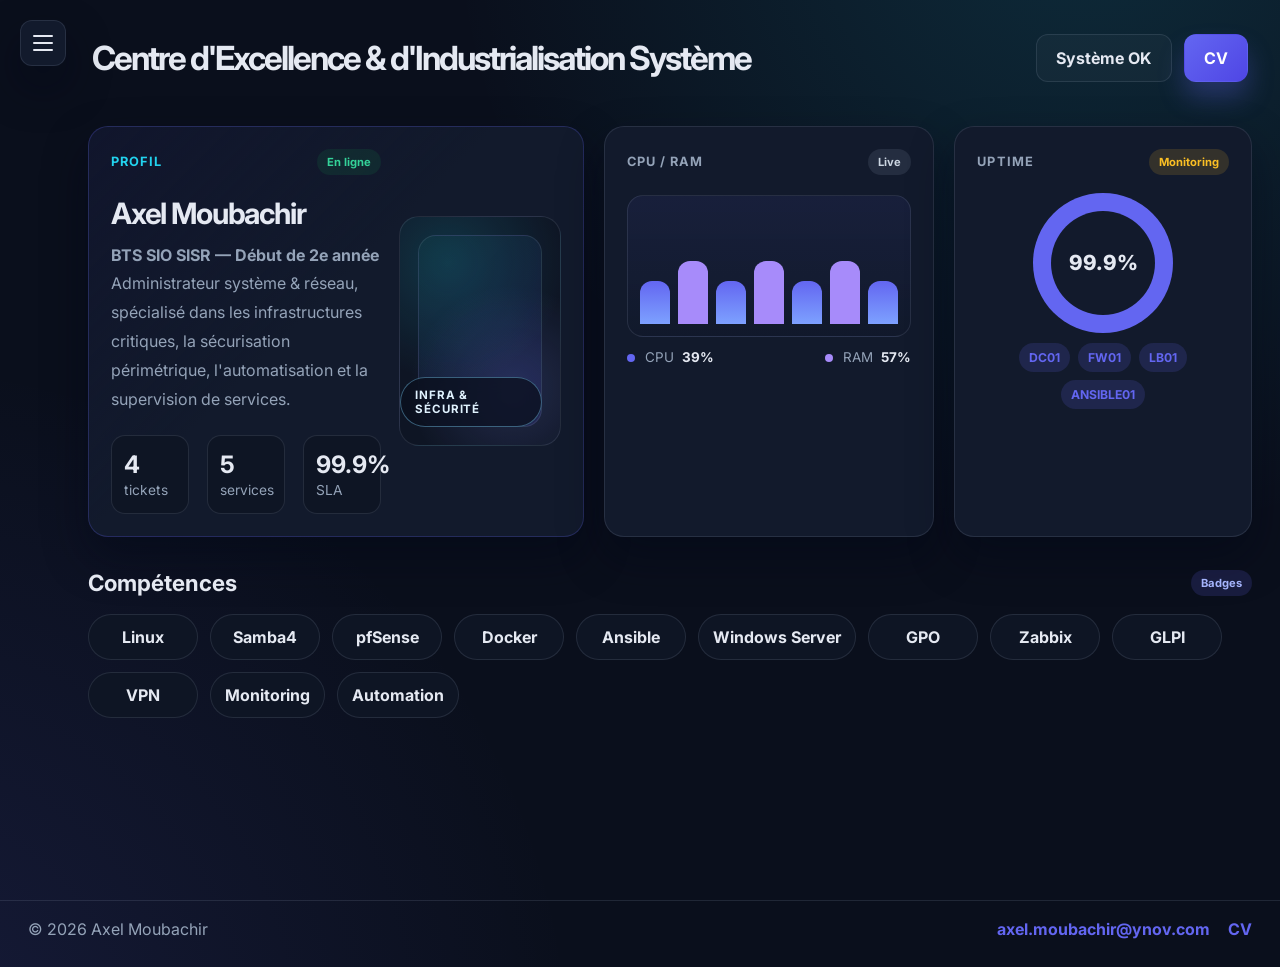
<file: index.html>
<!DOCTYPE html>
<html lang="fr">
  <head>
    <meta charset="UTF-8" />
    <meta name="viewport" content="width=device-width, initial-scale=1.0" />
    <title>My Portfolio | Axel Moubacir</title>
    <link rel="preconnect" href="https://fonts.googleapis.com" />
    <link rel="preconnect" href="https://fonts.gstatic.com" crossorigin />
    <link href="https://fonts.googleapis.com/css2?family=Inter:wght@400;500;600;700;800&display=swap" rel="stylesheet" />
    <link rel="stylesheet" href="style.css" />
  </head>
  <body>
    <button id="menuToggle" class="menu-toggle" aria-label="Ouvrir le menu">
      <span></span>
      <span></span>
      <span></span>
    </button>
    <div class="sidebar-overlay" id="sidebarOverlay"></div>
    <div class="app-shell">
      <aside class="sidebar" id="sidebar">
        <div class="brand-block">
          <div class="brand-avatar-wrap">
            <img class="brand-avatar" src="assets/axel-photo.jpeg" alt="Axel Moubacir" />
          </div>
          <div>
            <div class="brand-name">Axel Moubacir</div>
            <small>My Portfolio</small>
          </div>
        </div>

        <nav class="sidebar-nav">
          <a class="nav-item active" href="#" data-tab="overview">📊 Overview</a>
          <a class="nav-item" href="#" data-tab="tickets">🎫 Tickets</a>
          <a class="nav-item" href="#" data-tab="terminal">🖥 Terminal</a>
          <a class="nav-item" href="#" data-tab="telemetry">🕵 Télémétrie</a>
          <a class="nav-item" href="#" data-tab="game">🎮 Challenge</a>
          <a class="nav-item" href="#" data-tab="cv">📄 CV</a>
        </nav>

        <div class="sidebar-card">
          <div class="status-header">
            <span class="status-dot"></span>
            En ligne
          </div>
          <div class="status-row">
            <span>SLA</span>
            <strong>99.9%</strong>
          </div>
          <div class="status-row">
            <span>Alertes</span>
            <strong>2</strong>
          </div>
        </div>
      </aside>

      <main class="content">
        <!-- ONGLET 1: OVERVIEW -->
        <div id="overview" class="tab-content active">
          <header class="topbar">
            <div>
              <h1>Centre d'Excellence & d'Industrialisation Système</h1>
            </div>
            <div class="topbar-actions">
              <button class="ghost-btn" id="systemCheckBtn">Système OK</button>
              <a class="primary-btn" href="#" data-tab="cv">CV</a>
            </div>
          </header>

          <section class="overview-grid overview-grid-spaced">
            <div class="panel hero-panel profile-panel">
              <div class="hero-copy">
                <div class="panel-header">
                  <span class="label">Profil</span>
                  <span class="pill success">En ligne</span>
                </div>
                <h2>Axel Moubachir</h2>
                <p>
                  <strong>BTS SIO SISR — Début de 2e année</strong><br>
                  Administrateur système & réseau, spécialisé dans les infrastructures critiques,
                  la sécurisation périmétrique, l'automatisation et la supervision de services.
                </p>
                <div class="hero-metrics">
                  <div>
                    <strong>4</strong>
                    <span>tickets</span>
                  </div>
                  <div>
                    <strong>5</strong>
                    <span>services</span>
                  </div>
                  <div>
                    <strong>99.9%</strong>
                    <span>SLA</span>
                  </div>
                </div>
              </div>

              <div class="profile-visual profile-visual-mini" aria-label="Carte de focus">
                <div class="focus-badge">Infra & Sécurité</div>
                <div class="panel-ambient"></div>
              </div>
            </div>

            <div class="panel small-panel">
              <div class="panel-header">
                <span class="label">CPU / RAM</span>
                <span class="pill neutral" id="cpuRamPill">Live</span>
              </div>
              <div class="chart-box">
                <div class="bars" id="cpuRamBars">
                  <span style="height: 46%"></span>
                  <span style="height: 61%"></span>
                  <span style="height: 75%"></span>
                  <span style="height: 53%"></span>
                  <span style="height: 82%"></span>
                  <span style="height: 69%"></span>
                  <span style="height: 88%"></span>
                </div>
              </div>
              <div class="chart-legend">
                <span><i class="dot blue"></i> CPU <strong id="cpuValue">46%</strong></span>
                <span><i class="dot violet"></i> RAM <strong id="ramValue">61%</strong></span>
              </div>
            </div>

            <div class="panel uptime-panel">
              <div class="panel-header">
                <span class="label">Uptime</span>
                <span class="pill warning">Monitoring</span>
              </div>
              <div class="uptime-ring">
                <div class="ring-inner">99.9%</div>
              </div>
              <div class="service-list">
                <span>DC01</span>
                <span>FW01</span>
                <span>LB01</span>
                <span>ANSIBLE01</span>
              </div>
            </div>
          </section>

          <section class="dashboard-section">
            <div class="section-head">
              <h3>Compétences</h3>
              <span class="pill info">Badges</span>
            </div>
            <div class="badge-grid">
              <span class="badge">Linux</span>
              <span class="badge">Samba4</span>
              <span class="badge">pfSense</span>
              <span class="badge">Docker</span>
              <span class="badge">Ansible</span>
              <span class="badge">Windows Server</span>
              <span class="badge">GPO</span>
              <span class="badge">Zabbix</span>
              <span class="badge">GLPI</span>
              <span class="badge">VPN</span>
              <span class="badge">Monitoring</span>
              <span class="badge">Automation</span>
            </div>
          </section>
        </div>

        <!-- ONGLET 2: TICKETS -->
        <div id="tickets" class="tab-content">
          <header class="topbar">
            <div>
              <p class="eyebrow">PROJETS BTS SIO SISR</p>
              <h1>Tickets & Missions Résolues</h1>
            </div>
          </header>

          <section class="dashboard-section">
            <div class="section-head">
              <h3>Mes 4 Tickets Résolus (SLA 100%)</h3>
              <span class="pill success">Complété</span>
            </div>
            <div class="card-grid two-col">
              <article class="info-card ticket-card">
                <span class="tag-soft">#101</span>
                <h4>Domaine Samba4 AD & GPO Windows</h4>
                <p>Administration du domaine, sécurisation des postes Windows et centralisation des politiques de sécurité.</p>
                <div style="margin-top: 12px; color: var(--muted); font-size: 0.85rem;">✅ Résolu • SLA: 100%</div>
              </article>
              <article class="info-card ticket-card">
                <span class="tag-soft">#102</span>
                <h4>Sécurisation périmétrique pfSense & VPN</h4>
                <p>Protection réseau, filtrage, accès distant sécurisé, contrôle d'entrée et segmentation du trafic.</p>
                <div style="margin-top: 12px; color: var(--muted); font-size: 0.85rem;">✅ Résolu • SLA: 100%</div>
              </article>
              <article class="info-card ticket-card">
                <span class="tag-soft">#103</span>
                <h4>Industrialisation IaC avec Ansible & Semaphore</h4>
                <p>Standardisation des configurations et automatisation de l'infrastructure via Infrastructure as Code.</p>
                <div style="margin-top: 12px; color: var(--muted); font-size: 0.85rem;">✅ Résolu • SLA: 100%</div>
              </article>
              <article class="info-card ticket-card">
                <span class="tag-soft">#104</span>
                <h4>Supervision Zabbix & Gestion de parc GLPI</h4>
                <p>Supervision proactive, alerting et gestion du parc matériel et logiciel en environnement critique.</p>
                <div style="margin-top: 12px; color: var(--muted); font-size: 0.85rem;">✅ Résolu • SLA: 100%</div>
              </article>
            </div>
          </section>

          <section class="dashboard-section">
            <div class="section-head">
              <h3>Centre d'Excellence</h3>
              <span class="pill neutral">Stack Infra</span>
            </div>
            <div class="card-grid two-col">
              <article class="info-card">
                <span class="tag-soft">Technologies</span>
                <h4>Stack d'infrastructure</h4>
                <p>Linux, Windows, pfSense, Ansible, Docker, Zabbix, GLPI, supervision réseau et sécurité.</p>
              </article>
              <article class="info-card">
                <span class="tag-soft">Contact</span>
                <h4>Axel Moubachir</h4>
                <p>Réalisé • Août 2026</p>
                <p class="mail">axel.moubachir@ynov.com</p>
              </article>
            </div>
          </section>
        </div>

        <!-- ONGLET 3: TERMINAL CLI -->
        <div id="terminal" class="tab-content">
          <header class="topbar">
            <div>
              <p class="eyebrow">TERMINAL WEB</p>
              <h1>Shell Interactif</h1>
            </div>
          </header>

          <section class="dashboard-section">
            <div class="terminal-container">
              <div class="terminal-header">
                <span class="terminal-title">visitor@my-portfolio:~$</span>
              </div>
              <div class="terminal-output" id="terminalOutput">
                <div style="color: var(--primary); margin-bottom: 12px;">Welcome to My Portfolio Shell v1.0</div>
                <div style="color: var(--muted); margin-bottom: 12px;">Type 'help' to see available commands</div>
              </div>
              <div class="terminal-input-wrapper">
                <span class="terminal-prompt">visitor@my-portfolio:~$ </span>
                <input type="text" id="terminalInput" class="terminal-input" placeholder="Entrez une commande..." />
              </div>
            </div>
          </section>

          <section class="dashboard-section">
            <div class="section-head">
              <h3>Commandes Disponibles</h3>
              <span class="pill info">CLI</span>
            </div>
            <div class="card-grid three-col">
              <div class="info-card">
                <span class="tag-soft">help</span>
                <h4>Liste des commandes</h4>
                <p>Affiche toutes les commandes accessibles.</p>
              </div>
              <div class="info-card">
                <span class="tag-soft">cv</span>
                <h4>Afficher le CV</h4>
                <p>Affiche les coordonnées et la formation.</p>
              </div>
              <div class="info-card">
                <span class="tag-soft">ping</span>
                <h4>Tester la connectivité</h4>
                <p>Simule un ping réseau vers un serveur.</p>
              </div>
              <div class="info-card">
                <span class="tag-soft">ansible-playbook</span>
                <h4>Exécuter un playbook</h4>
                <p>Anime un déploiement automatisé.</p>
              </div>
              <div class="info-card">
                <span class="tag-soft">skills</span>
                <h4>Compétences techniques</h4>
                <p>Liste toutes les compétences SISR.</p>
              </div>
              <div class="info-card">
                <span class="tag-soft">clear</span>
                <h4>Effacer le terminal</h4>
                <p>Nettoie l'affichage du terminal.</p>
              </div>
            </div>
          </section>
        </div>

        <!-- ONGLET 4: TELEMETRY OSINT -->
        <div id="telemetry" class="tab-content">
          <header class="topbar">
            <div>
              <p class="eyebrow">TÉLÉMÉTRIE OSINT</p>
              <h1>Tracker Visiteur RH</h1>
            </div>
          </header>

          <section class="dashboard-section">
            <div class="section-head">
              <h3>Informations Visiteur</h3>
              <span class="pill warning">Real-time</span>
            </div>
            <div class="card-grid two-col">
              <div class="panel">
                <div class="panel-header">
                  <span class="label">Réseau</span>
                </div>
                <div style="margin-top: 16px;">
                  <div style="margin-bottom: 14px;">
                    <span style="color: var(--muted); font-size: 0.9rem;">IP Publique</span>
                    <div style="font-weight: 700; margin-top: 4px;" id="visitorIP">Détection...</div>
                  </div>
                  <div style="margin-bottom: 14px;">
                    <span style="color: var(--muted); font-size: 0.9rem;">Localisation</span>
                    <div style="font-weight: 700; margin-top: 4px;" id="visitorLocation">Détection...</div>
                  </div>
                  <div>
                    <span style="color: var(--muted); font-size: 0.9rem;">FAI / ISP</span>
                    <div style="font-weight: 700; margin-top: 4px;" id="visitorISP">Détection...</div>
                  </div>
                </div>
              </div>

              <div class="panel">
                <div class="panel-header">
                  <span class="label">Sécurité</span>
                </div>
                <div style="margin-top: 16px;">
                  <div style="margin-bottom: 14px;">
                    <span style="color: var(--muted); font-size: 0.9rem;">VPN / Proxy</span>
                    <div style="font-weight: 700; margin-top: 4px; color: var(--success);" id="vpnStatus">Non détecté ✓</div>
                  </div>
                  <div style="margin-bottom: 14px;">
                    <span style="color: var(--muted); font-size: 0.9rem;">Classification</span>
                    <div style="font-weight: 700; margin-top: 4px; color: var(--success);" id="classStatus">Humain ✓</div>
                  </div>
                  <div>
                    <span style="color: var(--muted); font-size: 0.9rem;">Navigateur</span>
                    <div style="font-weight: 700; margin-top: 4px;" id="visitorBrowser">Détection...</div>
                  </div>
                </div>
              </div>

              <div class="panel">
                <div class="panel-header">
                  <span class="label">Système</span>
                </div>
                <div style="margin-top: 16px;">
                  <div style="margin-bottom: 14px;">
                    <span style="color: var(--muted); font-size: 0.9rem;">OS</span>
                    <div style="font-weight: 700; margin-top: 4px;" id="visitorOS">Détection...</div>
                  </div>
                  <div style="margin-bottom: 14px;">
                    <span style="color: var(--muted); font-size: 0.9rem;">Résolution</span>
                    <div style="font-weight: 700; margin-top: 4px;" id="visitorRes">Détection...</div>
                  </div>
                  <div>
                    <span style="color: var(--muted); font-size: 0.9rem;">Temps sur site</span>
                    <div style="font-weight: 700; margin-top: 4px;" id="visitorTime">0 sec</div>
                  </div>
                </div>
              </div>

              <div class="panel">
                <div class="panel-header">
                  <span class="label">Engagement</span>
                </div>
                <div style="margin-top: 16px;">
                  <div style="margin-bottom: 14px;">
                    <span style="color: var(--muted); font-size: 0.9rem;">Pages vues</span>
                    <div style="font-weight: 700; margin-top: 4px;" id="pageViews">1</div>
                  </div>
                  <div style="margin-bottom: 14px;">
                    <span style="color: var(--muted); font-size: 0.9rem;">Dernière action</span>
                    <div style="font-weight: 700; margin-top: 4px;" id="lastAction">À l'instant</div>
                  </div>
                  <div>
                    <span style="color: var(--muted); font-size: 0.9rem;">Statut</span>
                    <div style="font-weight: 700; margin-top: 4px; color: var(--success);" id="visitorStatus">🟢 Actif</div>
                  </div>
                </div>
              </div>
            </div>
          </section>
        </div>

        <!-- ONGLET 5: GAME CHALLENGE -->
        <div id="game" class="tab-content">
          <header class="topbar">
            <div>
              <p class="eyebrow">MINI-CHALLENGE</p>
              <h1>Network Incident Challenge</h1>
            </div>
          </header>

          <section class="dashboard-section">
            <div class="section-head">
              <h3>Résoudre le Blocage Réseau</h3>
              <span class="pill warning">2 min</span>
            </div>
            <div class="panel" style="max-width: 100%;">
              <div style="margin-bottom: 20px;">
                <p style="color: var(--muted); line-height: 1.8;">
                  <strong>Scénario :</strong> Un utilisateur ne peut pas accéder à un serveur critique. 
                  Glissez la bonne règle de pare-feu pfSense dans la zone de destination pour rétablir la connectivité.
                </p>
              </div>

              <div style="display: grid; grid-template-columns: 1fr 1fr; gap: 24px;">
                <!-- Règles disponibles (Draggable) -->
                <div>
                  <div style="color: var(--primary); font-weight: 700; margin-bottom: 12px;">📋 Règles Disponibles</div>
                  <div class="game-rules">
                    <div class="game-rule draggable" draggable="true" data-rule="allow-ssh">
                      ✅ Allow SSH 192.168.1.0/24 → 10.0.0.5:22
                    </div>
                    <div class="game-rule draggable" draggable="true" data-rule="block-http">
                      ❌ Block HTTP (port 80)
                    </div>
                    <div class="game-rule draggable" draggable="true" data-rule="allow-https">
                      ✅ Allow HTTPS 192.168.1.0/24 → 10.0.0.5:443
                    </div>
                    <div class="game-rule draggable" draggable="true" data-rule="block-dns">
                      ❌ Block DNS (port 53)
                    </div>
                  </div>
                </div>

                <!-- Zone de destination -->
                <div>
                  <div style="color: var(--primary); font-weight: 700; margin-bottom: 12px;">🎯 Zone de Destination</div>
                  <div class="game-drop-zone" id="gameDropZone">
                    <div style="text-align: center; color: var(--muted);">
                      Glissez la bonne règle ici pour débloquer
                    </div>
                  </div>
                  <button class="primary-btn" id="submitGameBtn" style="width: 100%; margin-top: 16px; display: none;">
                    Vérifier la solution
                  </button>
                </div>
              </div>

              <div id="gameResult" style="margin-top: 24px; padding: 16px; border-radius: 12px; display: none;">
                <!-- Le résultat s'affichera ici -->
              </div>
            </div>
          </section>
          <section class="dashboard-section">
            <div class="section-head">
              <h3>🐍 Snake Challenge</h3>
              <span class="pill info">Arcade</span>
            </div>
            <div class="panel" style="max-width: 100%; text-align: center;">
              <p style="color: var(--muted); line-height: 1.8; margin-bottom: 16px;">
                Un petit jeu pour patienter entre deux déploiements. Flèches ou ZQSD pour diriger le serpent.
              </p>
              <div class="snake-wrapper">
                <canvas id="snakeCanvas" width="400" height="400"></canvas>
                <div class="snake-overlay" id="snakeOverlay">
                  <button class="primary-btn" id="snakeStartBtn">▶️ Jouer</button>
                </div>
              </div>
              <div class="snake-hud">
                <span>Score: <strong id="snakeScore">0</strong></span>
                <span>Meilleur: <strong id="snakeBest">0</strong></span>
              </div>
            </div>
          </section>
        </div>

        <!-- ONGLET 6: CV -->
        <div id="cv" class="tab-content">
          <header class="topbar">
            <div>
              <p class="eyebrow">DOCUMENT</p>
              <h1>Curriculum Vitae</h1>
            </div>
          </header>

          <section class="dashboard-section">
            <div class="section-head">
              <h3>📄 Curriculum Vitae</h3>
              <span class="pill success">Téléchargeable</span>
            </div>
            <div class="panel" style="padding: 24px;">
              <p style="color: var(--muted); margin-bottom: 20px; font-size: 1.05rem; text-align: center;">
                Aperçu fidèle de mon CV complet. Formation, expériences et certifications détaillées.
              </p>
              <div class="cv-viewer">
                <iframe src="./CV_Axel_Moubachir.pdf" title="CV Axel Moubachir" loading="lazy"></iframe>
              </div>
              <div style="text-align: center; margin-top: 20px;">
                <a href="./CV_Axel_Moubachir.pdf" download class="primary-btn" style="display: inline-block; font-size: 1.1rem; padding: 12px 28px;">
                  ⬇️ Télécharger Mon CV
                </a>
              </div>
            </div>
          </section>
        </div>

      </main>
    </div>

    <footer id="contact" class="bottom-footer">
      <div>
        <span>© <span id="year"></span> Axel Moubachir</span>
      </div>
      <div class="footer-meta">
        <a href="mailto:axel.moubachir@ynov.com">axel.moubachir@ynov.com</a>
        <a href="#" data-tab="cv">CV</a>
      </div>
    </footer>

    <script src="script.js"></script>
  </body>
</html>
</file>
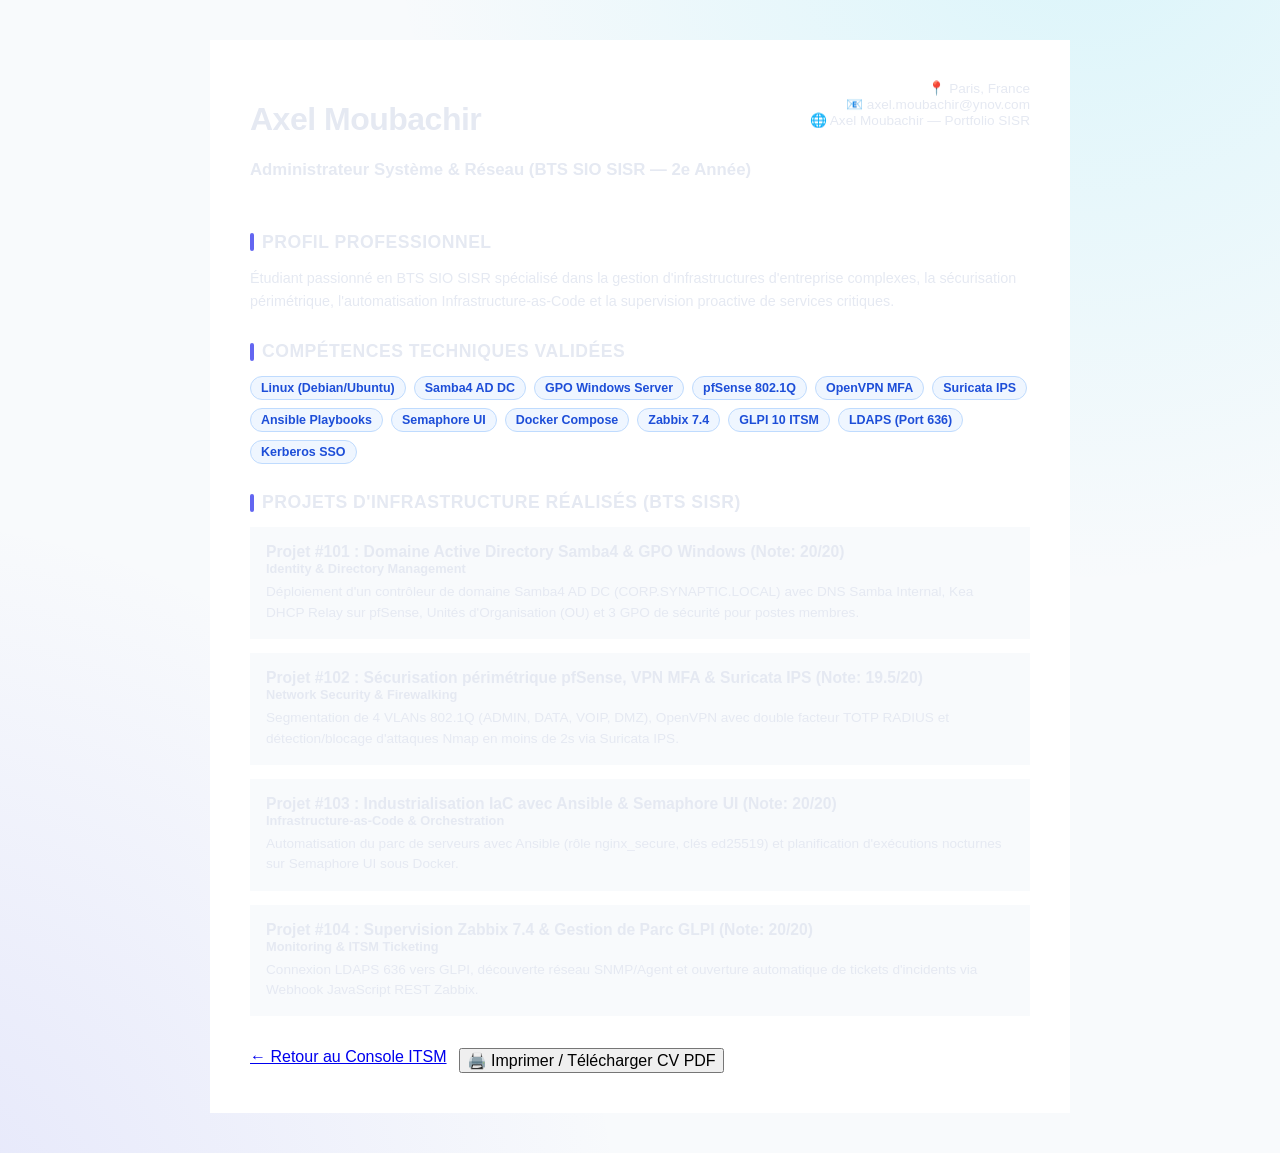
<file: cv.html>
<!DOCTYPE html>
<html lang="fr">
<head>
  <meta charset="UTF-8" />
  <meta name="viewport" content="width=device-width, initial-scale=1.0" />
  <title>Curriculum Vitae | Axel Moubachir — SysAdmin &amp; DevOps</title>
  <link rel="stylesheet" href="style.css" />
  <style>
    body {
      background-color: #f8fafc;
      display: flex;
      justify-content: center;
      padding: 40px 20px;
    }
    .cv-container {
      max-width: 860px;
      width: 100%;
      background: #ffffff;
      border: 1px solid var(--border-light);
      border-radius: var(--radius-xl);
      box-shadow: var(--shadow-modal);
      padding: 40px;
    }
    .cv-header {
      border-bottom: 2px solid var(--primary-light);
      padding-bottom: 24px;
      margin-bottom: 28px;
      display: flex;
      justify-content: space-between;
      align-items: flex-start;
    }
    .cv-name {
      font-size: 2rem;
      font-weight: 800;
      color: var(--text-main);
      letter-spacing: -0.5px;
    }
    .cv-title {
      font-size: 1.05rem;
      color: var(--primary-text);
      font-weight: 700;
      margin-top: 4px;
    }
    .cv-contact {
      text-align: right;
      font-size: 0.85rem;
      color: var(--text-muted);
    }
    .cv-section-title {
      font-size: 1.1rem;
      font-weight: 800;
      color: var(--text-main);
      margin-bottom: 14px;
      text-transform: uppercase;
      letter-spacing: 0.5px;
      display: flex;
      align-items: center;
      gap: 8px;
    }
    .cv-section-title::before {
      content: "";
      width: 4px;
      height: 18px;
      background: var(--primary);
      border-radius: 2px;
    }
    .cv-card {
      background: #f8fafc;
      border: 1px solid var(--border-light);
      border-radius: var(--radius-md);
      padding: 16px;
      margin-bottom: 14px;
    }
    .cv-card-title {
      font-size: 0.98rem;
      font-weight: 700;
      color: var(--text-main);
    }
    .cv-card-sub {
      font-size: 0.8rem;
      color: var(--primary-text);
      font-weight: 600;
      margin-bottom: 6px;
    }
    .cv-card-desc {
      font-size: 0.85rem;
      color: var(--text-muted);
      line-height: 1.5;
    }
    .skill-badges-group {
      display: flex;
      flex-wrap: wrap;
      gap: 8px;
      margin-top: 8px;
    }
    .badge-item {
      padding: 4px 10px;
      background: #eff6ff;
      color: #1d4ed8;
      border: 1px solid #bfdbfe;
      border-radius: 12px;
      font-size: 0.78rem;
      font-weight: 700;
    }
  </style>
</head>
<body>

  <div class="cv-container">
    <div class="cv-header">
      <div>
        <h1 class="cv-name">Axel Moubachir</h1>
        <div class="cv-title">Administrateur Système &amp; Réseau (BTS SIO SISR — 2e Année)</div>
      </div>
      <div class="cv-contact">
        <div>📍 Paris, France</div>
        <div>📧 axel.moubachir@ynov.com</div>
        <div>🌐 Axel Moubachir — Portfolio SISR</div>

      </div>
    </div>

    <div style="margin-bottom: 28px;">
      <div class="cv-section-title">Profil Professionnel</div>
      <p style="font-size: 0.9rem; color: var(--text-muted); line-height: 1.6;">
        Étudiant passionné en BTS SIO SISR spécialisé dans la gestion d'infrastructures d'entreprise complexes, la sécurisation périmétrique, l'automatisation Infrastructure-as-Code et la supervision proactive de services critiques.
      </p>
    </div>

    <div style="margin-bottom: 28px;">
      <div class="cv-section-title">Compétences Techniques Validées</div>
      <div class="skill-badges-group">
        <span class="badge-item">Linux (Debian/Ubuntu)</span>
        <span class="badge-item">Samba4 AD DC</span>
        <span class="badge-item">GPO Windows Server</span>
        <span class="badge-item">pfSense 802.1Q</span>
        <span class="badge-item">OpenVPN MFA</span>
        <span class="badge-item">Suricata IPS</span>
        <span class="badge-item">Ansible Playbooks</span>
        <span class="badge-item">Semaphore UI</span>
        <span class="badge-item">Docker Compose</span>
        <span class="badge-item">Zabbix 7.4</span>
        <span class="badge-item">GLPI 10 ITSM</span>
        <span class="badge-item">LDAPS (Port 636)</span>
        <span class="badge-item">Kerberos SSO</span>
      </div>
    </div>

    <div style="margin-bottom: 28px;">
      <div class="cv-section-title">Projets d'Infrastructure Réalisés (BTS SISR)</div>
      
      <div class="cv-card">
        <div class="cv-card-title">Projet #101 : Domaine Active Directory Samba4 &amp; GPO Windows (Note: 20/20)</div>
        <div class="cv-card-sub">Identity &amp; Directory Management</div>
        <div class="cv-card-desc">Déploiement d'un contrôleur de domaine Samba4 AD DC (CORP.SYNAPTIC.LOCAL) avec DNS Samba Internal, Kea DHCP Relay sur pfSense, Unités d'Organisation (OU) et 3 GPO de sécurité pour postes membres.</div>
      </div>

      <div class="cv-card">
        <div class="cv-card-title">Projet #102 : Sécurisation périmétrique pfSense, VPN MFA &amp; Suricata IPS (Note: 19.5/20)</div>
        <div class="cv-card-sub">Network Security &amp; Firewalking</div>
        <div class="cv-card-desc">Segmentation de 4 VLANs 802.1Q (ADMIN, DATA, VOIP, DMZ), OpenVPN avec double facteur TOTP RADIUS et détection/blocage d'attaques Nmap en moins de 2s via Suricata IPS.</div>
      </div>

      <div class="cv-card">
        <div class="cv-card-title">Projet #103 : Industrialisation IaC avec Ansible &amp; Semaphore UI (Note: 20/20)</div>
        <div class="cv-card-sub">Infrastructure-as-Code &amp; Orchestration</div>
        <div class="cv-card-desc">Automatisation du parc de serveurs avec Ansible (rôle nginx_secure, clés ed25519) et planification d'exécutions nocturnes sur Semaphore UI sous Docker.</div>
      </div>

      <div class="cv-card">
        <div class="cv-card-title">Projet #104 : Supervision Zabbix 7.4 &amp; Gestion de Parc GLPI (Note: 20/20)</div>
        <div class="cv-card-sub">Monitoring &amp; ITSM Ticketing</div>
        <div class="cv-card-desc">Connexion LDAPS 636 vers GLPI, découverte réseau SNMP/Agent et ouverture automatique de tickets d'incidents via Webhook JavaScript REST Zabbix.</div>
      </div>
    </div>

    <div style="display: flex; gap: 12px; margin-top: 32px;">
      <a href="./index.html" class="action-btn primary">← Retour au Console ITSM</a>
      <button onclick="window.print()" class="action-btn secondary">🖨️ Imprimer / Télécharger CV PDF</button>
    </div>
  </div>

</body>
</html>
</file>
<file: style.css>
:root {
  --bg: #0a0f1c;
  --bg-soft: #101827;
  --panel: #121a2c;
  --panel-alt: #0e1524;
  --line: rgba(148, 163, 184, 0.16);
  --primary: #6366f1;
  --primary-strong: #4f46e5;
  --primary-soft: rgba(99, 102, 241, 0.16);
  --accent: #22d3ee;
  --text: #e5e9f2;
  --muted: #94a3b8;
  --success: #34d399;
  --warning: #fbbf24;
  --violet: #a78bfa;
  --shadow: 0 20px 45px rgba(2, 6, 23, 0.45);
}

* {
  box-sizing: border-box;
}

html {
  scroll-behavior: smooth;
}

body {
  margin: 0;
  font-family: "Inter", sans-serif;
  background:
    radial-gradient(circle at 85% -10%, rgba(34, 211, 238, 0.14), transparent 42%),
    radial-gradient(circle at -10% 110%, rgba(99, 102, 241, 0.14), transparent 40%),
    var(--bg);
  color: var(--text);
}

img {
  max-width: 100%;
  display: block;
}

button, a {
  font: inherit;
}

.app-shell {
  display: block;
  min-height: 100vh;
}

.menu-toggle {
  position: fixed;
  top: 20px;
  left: 20px;
  z-index: 60;
  width: 46px;
  height: 46px;
  border-radius: 12px;
  border: 1px solid var(--line);
  background: var(--panel);
  box-shadow: var(--shadow);
  display: flex;
  flex-direction: column;
  align-items: center;
  justify-content: center;
  gap: 5px;
  cursor: pointer;
}

.menu-toggle span {
  display: block;
  width: 20px;
  height: 2px;
  border-radius: 2px;
  background: var(--text);
  transition: transform 0.25s ease, opacity 0.25s ease;
}

.menu-toggle.open span:nth-child(1) {
  transform: translateY(7px) rotate(45deg);
}

.menu-toggle.open span:nth-child(2) {
  opacity: 0;
}

.menu-toggle.open span:nth-child(3) {
  transform: translateY(-7px) rotate(-45deg);
}

.sidebar-overlay {
  position: fixed;
  inset: 0;
  background: rgba(3, 6, 15, 0.6);
  backdrop-filter: blur(2px);
  opacity: 0;
  pointer-events: none;
  transition: opacity 0.25s ease;
  z-index: 45;
}

.sidebar-overlay.visible {
  opacity: 1;
  pointer-events: auto;
}

.sidebar {
  position: fixed;
  top: 0;
  left: 0;
  bottom: 0;
  width: 280px;
  transform: translateX(-100%);
  transition: transform 0.28s ease;
  z-index: 50;
  background: linear-gradient(180deg, #0a1120, #0c1424);
  border-right: 1px solid var(--line);
  padding: 24px 18px;
  display: flex;
  flex-direction: column;
  gap: 28px;
  overflow-y: auto;
}

.sidebar.open {
  transform: translateX(0);
}

.brand-name,
.sidebar-card,
.nav-item,
.status-row,
.status-header {
  color: var(--text);
}

.brand-block {
  display: flex;
  align-items: center;
  gap: 14px;
  padding: 10px 8px;
}

.brand-avatar-wrap {
  width: 76px;
  height: 76px;
  border-radius: 18px;
  overflow: hidden;
  border: 1px solid rgba(148, 163, 184, 0.35);
  background: linear-gradient(135deg, rgba(14, 165, 233, 0.2), rgba(79, 70, 229, 0.18));
  box-shadow: 0 12px 24px rgba(17, 24, 39, 0.15);
  flex-shrink: 0;
}

.brand-avatar {
  width: 100%;
  height: 100%;
  object-fit: cover;
  object-position: center 15%;
}

.brand-name {
  font-weight: 800;
  font-size: 1rem;
}

.brand-block small {
  color: var(--accent);
}

.sidebar-nav {
  display: flex;
  flex-direction: column;
  gap: 10px;
}

.nav-item {
  display: block;
  padding: 12px 14px;
  border-radius: 12px;
  color: var(--muted);
  text-decoration: none;
  font-weight: 600;
  transition: 0.2s ease;
  border: 1px solid transparent;
}

.nav-item:hover,
.nav-item.active {
  background: var(--primary-soft);
  color: var(--text);
  border-color: rgba(99, 102, 241, 0.3);
  box-shadow: inset 0 0 0 1px rgba(99, 102, 241, 0.12);
}

.sidebar-card {
  background: var(--panel);
  border: 1px solid var(--line);
  border-radius: 16px;
  padding: 16px;
  box-shadow: var(--shadow);
}

.status-header,
.status-row {
  display: flex;
  align-items: center;
  justify-content: space-between;
}

.status-dot {
  width: 10px;
  height: 10px;
  border-radius: 50%;
  background: var(--success);
  box-shadow: 0 0 0 6px rgba(22, 163, 74, 0.12);
}

.status-row {
  margin-top: 14px;
  color: var(--muted);
  font-size: 0.92rem;
}

.status-row strong {
  color: var(--text);
}

.content {
  padding: 28px 28px 28px 88px;
}

.topbar {
  display: flex;
  align-items: center;
  justify-content: space-between;
  gap: 20px;
  padding: 6px 4px 36px;
}

.eyebrow {
  margin: 0 0 8px;
  font-size: 0.74rem;
  letter-spacing: 0.12em;
  font-weight: 800;
  text-transform: uppercase;
  color: var(--primary);
}

.topbar h1 {
  margin: 0;
  font-size: clamp(1.9rem, 2.6vw, 3rem);
  letter-spacing: -0.06em;
}

.topbar-actions {
  display: flex;
  align-items: center;
  gap: 12px;
}

.primary-btn,
.ghost-btn {
  border-radius: 12px;
  padding: 0.8rem 1.2rem;
  text-decoration: none;
  border: 1px solid transparent;
  font-weight: 700;
}

.primary-btn {
  background: linear-gradient(135deg, var(--primary), var(--primary-strong));
  color: white;
  box-shadow: 0 16px 26px rgba(99, 102, 241, 0.28);
}

.ghost-btn {
  background: rgba(255, 255, 255, 0.03);
  border-color: var(--line);
  color: var(--text);
}

.overview-grid,
.card-grid {
  display: grid;
  gap: 20px;
}

.overview-grid {
  grid-template-columns: 1.5fr 1fr 0.9fr;
}

.panel,
.info-card {
  background: var(--panel);
  border: 1px solid var(--line);
  border-radius: 20px;
  box-shadow: var(--shadow);
}

.panel {
  padding: 22px;
}

.panel-header,
.section-head {
  display: flex;
  justify-content: space-between;
  align-items: center;
  gap: 10px;
}

.label {
  color: var(--muted);
  font-size: 0.8rem;
  font-weight: 700;
  text-transform: uppercase;
  letter-spacing: 0.08em;
}

.pill,
.badge,
.tag-soft {
  display: inline-flex;
  align-items: center;
  justify-content: center;
  border-radius: 999px;
  font-weight: 700;
}

.pill {
  padding: 6px 10px;
  font-size: 0.7rem;
}

.pill.success {
  background: rgba(22, 163, 74, 0.12);
  color: var(--success);
}

.pill.neutral {
  background: rgba(148, 163, 184, 0.14);
  color: #cbd5e1;
}

.pill.warning {
  background: rgba(251, 191, 36, 0.14);
  color: var(--warning);
}

.pill.info {
  background: var(--primary-soft);
  color: #a5b4fc;
}

.profile-panel {
  display: grid;
  grid-template-columns: 1.25fr 0.75fr;
  align-items: center;
  gap: 18px;
  background: linear-gradient(135deg, rgba(99, 102, 241, 0.08), var(--panel) 45%);
  border: 1px solid rgba(99, 102, 241, 0.24);
}

.hero-copy {
  min-width: 0;
}

.profile-panel .label {
  color: var(--accent);
}

.hero-panel h2 {
  margin: 20px 0 10px;
  font-size: clamp(1.8rem, 2.3vw, 2.5rem);
  letter-spacing: -0.04em;
  color: var(--text);
}

.hero-panel p {
  margin: 0;
  color: var(--muted);
  line-height: 1.8;
}

.profile-visual {
  position: relative;
  display: flex;
  justify-content: center;
  align-items: center;
  min-height: 230px;
  border-radius: 20px;
  overflow: hidden;
  background: radial-gradient(circle at 30% 20%, rgba(34, 211, 238, 0.16), transparent 55%),
    radial-gradient(circle at 70% 75%, rgba(129, 140, 248, 0.18), transparent 50%),
    var(--panel-alt);
  border: 1px solid var(--line);
}

.panel-ambient {
  position: absolute;
  inset: 18px;
  border-radius: 18px;
  border: 1px solid var(--line);
  background: linear-gradient(135deg, rgba(15, 118, 110, 0.12), rgba(79, 70, 229, 0.14));
}

.focus-badge {
  position: absolute;
  right: 18px;
  bottom: 18px;
  z-index: 2;
  border-radius: 999px;
  padding: 10px 14px;
  background: rgba(10, 15, 28, 0.75);
  border: 1px solid rgba(125, 211, 252, 0.4);
  color: #e0f2fe;
  font-weight: 700;
  font-size: 0.72rem;
  letter-spacing: 0.08em;
  text-transform: uppercase;
  backdrop-filter: blur(8px);
}

.hero-metrics {
  display: grid;
  grid-template-columns: repeat(3, minmax(0, 1fr));
  gap: 18px;
  margin-top: 22px;
}

.hero-metrics div {
  background: var(--panel-alt);
  border: 1px solid var(--line);
  border-radius: 14px;
  padding: 14px 12px;
}

.hero-metrics strong {
  display: block;
  font-size: 1.5rem;
  color: var(--text);
}

.hero-metrics span {
  color: var(--muted);
  font-size: 0.86rem;
}

.chart-box {
  margin-top: 20px;
  background: linear-gradient(180deg, rgba(99, 102, 241, 0.08), rgba(15, 23, 42, 0.2));
  border: 1px solid var(--line);
  border-radius: 16px;
  padding: 18px 12px 12px;
}

.bars {
  height: 110px;
  display: grid;
  grid-template-columns: repeat(7, minmax(0, 1fr));
  align-items: end;
  gap: 8px;
}

.bars span {
  display: block;
  border-radius: 12px 12px 0 0;
  background: linear-gradient(180deg, var(--primary), #7da1ff);
  transition: height 0.6s ease;
}

.bars span:nth-child(even) {
  background: linear-gradient(180deg, var(--violet), #a78bfa);
}

.chart-legend {
  display: flex;
  justify-content: space-between;
  margin-top: 12px;
  color: var(--muted);
  font-size: 0.84rem;
}

.chart-legend strong {
  color: var(--text);
  margin-left: 4px;
}

#cpuRamPill.live-pulse {
  animation: pulse-glow 1.6s ease-in-out infinite;
}

.dot {
  display: inline-block;
  width: 8px;
  height: 8px;
  border-radius: 50%;
  margin-right: 6px;
}

.dot.blue {
  background: var(--primary);
}

.dot.violet {
  background: var(--violet);
}

/* Tab System */
.tab-content {
  display: none;
}

.tab-content.active {
  display: block;
}

/* Terminal Styles */
.terminal-container {
  background: #0f1419;
  border: 1px solid var(--line);
  border-radius: 12px;
  overflow: hidden;
  margin-bottom: 24px;
  color: #10b981;
  font-family: "Monaco", "Courier New", monospace;
  font-size: 0.92rem;
}

.terminal-header {
  background: #1e293b;
  padding: 12px 16px;
  border-bottom: 1px solid var(--line);
}

.terminal-title {
  color: #10b981;
  font-weight: 600;
}

.terminal-output {
  padding: 16px;
  min-height: 200px;
  max-height: 400px;
  overflow-y: auto;
  line-height: 1.6;
  white-space: pre-wrap;
  word-wrap: break-word;
}

.terminal-input-wrapper {
  display: flex;
  padding: 0 16px 16px;
  align-items: center;
  gap: 8px;
}

.terminal-prompt {
  color: #10b981;
  font-weight: 600;
  white-space: nowrap;
}

.terminal-input {
  flex: 1;
  background: transparent;
  border: none;
  outline: none;
  color: #10b981;
  font-family: "Monaco", "Courier New", monospace;
  font-size: 0.92rem;
}

.terminal-input::placeholder {
  color: #10b98155;
}

/* Game Styles */
.game-rules {
  display: flex;
  flex-direction: column;
  gap: 12px;
}

.game-rule {
  padding: 12px 16px;
  border-radius: 8px;
  background: var(--primary-soft);
  border: 1px solid var(--primary);
  color: var(--primary);
  font-weight: 600;
  cursor: move;
  transition: 0.2s ease;
  user-select: none;
}

.game-rule:hover {
  background: var(--primary);
  color: white;
  box-shadow: 0 8px 16px rgba(99, 102, 241, 0.28);
}

.game-rule.dragging {
  opacity: 0.5;
}

.game-drop-zone {
  min-height: 120px;
  border: 2px dashed var(--line);
  border-radius: 12px;
  padding: 24px;
  display: flex;
  align-items: center;
  justify-content: center;
  transition: 0.2s ease;
}

.game-drop-zone.drag-over {
  background: var(--primary-soft);
  border-color: var(--primary);
}

.game-drop-zone .game-rule {
  cursor: default;
  margin: 0;
}

.game-result-success {
  background: rgba(22, 163, 74, 0.12);
  border: 1px solid var(--success);
  color: var(--success);
}

.game-result-error {
  background: rgba(239, 68, 68, 0.12);
  border: 1px solid #ef4444;
  color: #ef4444;
}

/* CV Download Button Animation */
@keyframes pulse-glow {
  0%, 100% {
    box-shadow: 0 16px 26px rgba(99, 102, 241, 0.25);
  }
  50% {
    box-shadow: 0 20px 40px rgba(99, 102, 241, 0.4);
  }
}

.primary-btn[download] {
  animation: pulse-glow 2s ease-in-out infinite;
}

.primary-btn[download]:hover {
  animation: none;
  box-shadow: 0 24px 48px rgba(99, 102, 241, 0.5);
}

/* Smooth transitions */
.tab-content {
  animation: fadeIn 0.3s ease-in;
}

@keyframes fadeIn {
  from {
    opacity: 0;
    transform: translateY(10px);
  }
  to {
    opacity: 1;
    transform: translateY(0);
  }
}

.uptime-ring {
  width: 140px;
  height: 140px;
  margin: 18px auto 8px;
  border-radius: 50%;
  background: conic-gradient(var(--primary) 0 99.9%, var(--line) 99.9% 100%);
  display: grid;
  place-items: center;
}

.ring-inner {
  width: 104px;
  height: 104px;
  border-radius: 50%;
  background: var(--panel);
  display: grid;
  place-items: center;
  font-weight: 800;
  font-size: 1.3rem;
  color: var(--text);
}

.service-list {
  display: flex;
  flex-wrap: wrap;
  gap: 8px;
  justify-content: center;
  margin-top: 10px;
}

.service-list span {
  background: var(--primary-soft);
  color: var(--primary);
  border-radius: 999px;
  padding: 7px 10px;
  font-size: 0.76rem;
  font-weight: 700;
}

.dashboard-section {
  margin-top: 32px;
}

.section-head {
  margin-bottom: 18px;
}

.section-head h3 {
  margin: 0;
  font-size: 1.4rem;
}

.card-grid {
  grid-template-columns: repeat(2, minmax(0, 1fr));
}

.card-grid.three-col {
  grid-template-columns: repeat(3, minmax(0, 1fr));
}

.info-card {
  padding: 20px 18px;
}

.tag-soft {
  padding: 6px 10px;
  background: var(--primary-soft);
  color: var(--primary);
  font-size: 0.7rem;
  letter-spacing: 0.08em;
  text-transform: uppercase;
}

.info-card h4 {
  margin: 14px 0 10px;
  font-size: 1.1rem;
}

.info-card p {
  margin: 0;
  color: var(--muted);
  line-height: 1.7;
}

.mail {
  margin-top: 8px !important;
}

.badge-grid {
  display: flex;
  flex-wrap: wrap;
  gap: 12px;
}

.badge {
  background: var(--panel-alt);
  border: 1px solid var(--line);
  color: var(--text);
  padding: 12px 14px;
  min-width: 110px;
  justify-content: center;
}

.bottom-footer {
  display: flex;
  justify-content: space-between;
  align-items: center;
  padding: 18px 28px 28px;
  color: var(--muted);
  border-top: 1px solid var(--line);
  background: transparent;
}

.footer-meta {
  display: flex;
  align-items: center;
  gap: 18px;
}

.footer-meta a {
  color: var(--primary);
  text-decoration: none;
  font-weight: 700;
}

@media (max-width: 980px) {
  .sidebar {
    border-right: none;
    border-bottom: 1px solid var(--line);
  }

  .profile-panel {
    grid-template-columns: 1fr;
  }

  .profile-visual {
    min-height: 260px;
  }

  .overview-grid,
  .card-grid.two-col,
  .card-grid.three-col {
    grid-template-columns: 1fr;
  }
}

@media (max-width: 640px) {
  .content {
    padding: 18px 16px 26px 76px;
  }

  .topbar {
    flex-direction: column;
    align-items: flex-start;
  }

  .topbar-actions {
    width: 100%;
  }

  .primary-btn,
  .ghost-btn {
    flex: 1;
    justify-content: center;
  }

  .bottom-footer {
    flex-direction: column;
    align-items: flex-start;
    gap: 12px;
  }
}

.overview-grid-spaced {
  margin-top: 8px;
}

.cv-viewer {
  width: 100%;
  height: 620px;
  border-radius: 14px;
  overflow: hidden;
  border: 1px solid var(--line);
  background: var(--panel-alt);
}

.cv-viewer iframe {
  width: 100%;
  height: 100%;
  border: none;
}

@media (max-width: 640px) {
  .cv-viewer {
    height: 420px;
  }
}

/* Snake game */
.snake-wrapper {
  position: relative;
  display: inline-block;
  max-width: 100%;
}

#snakeCanvas {
  background: var(--panel-alt);
  border: 1px solid var(--line);
  border-radius: 14px;
  max-width: 100%;
  touch-action: none;
}

.snake-overlay {
  position: absolute;
  inset: 0;
  display: flex;
  align-items: center;
  justify-content: center;
  background: rgba(10, 15, 28, 0.72);
  border-radius: 14px;
}

.snake-overlay.hidden {
  display: none;
}

.snake-hud {
  display: flex;
  justify-content: center;
  gap: 24px;
  margin-top: 16px;
  color: var(--muted);
  font-weight: 700;
}

.snake-hud strong {
  color: var(--text);
}

.status-dot.checking {
  background: var(--warning);
  box-shadow: 0 0 0 6px rgba(251, 191, 36, 0.16);
}
</file>
